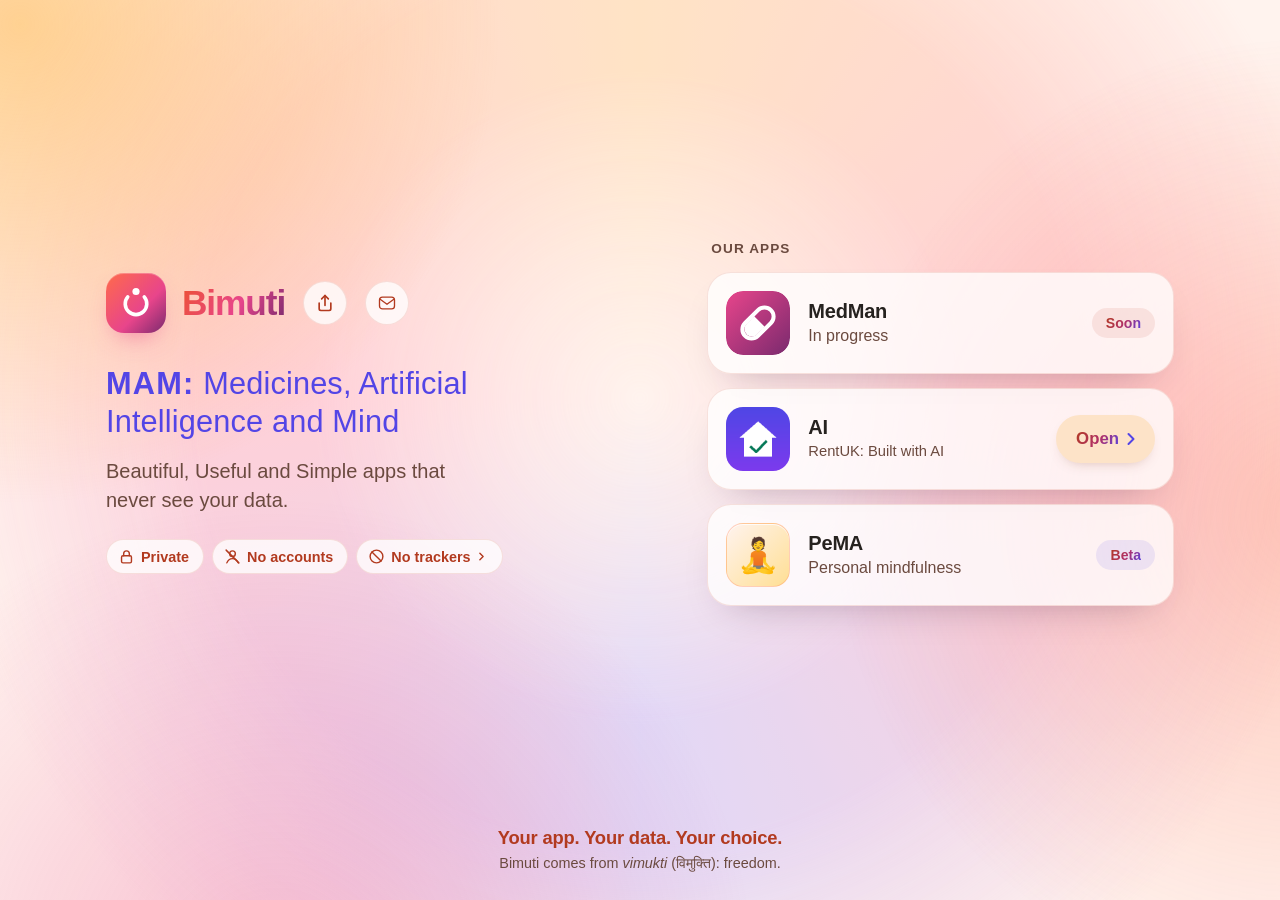
<file: site/index.html>
<!DOCTYPE html>
<html lang="en-GB">
<head>
    <meta charset="UTF-8">
    <!-- Only this site's own files load. No cookies, trackers or outside scripts or fonts. -->
    <meta http-equiv="Content-Security-Policy" content="default-src 'self'; script-src 'self'; style-src 'self'; img-src 'self'; object-src 'none'; base-uri 'none'; form-action 'none'">
    <meta name="color-scheme" content="light">
    <meta name="viewport" content="width=device-width, initial-scale=1.0, viewport-fit=cover">
    <title>Bimuti • Private apps for medicines, AI and mind</title>
    <meta name="description" content="Bimuti makes beautiful, useful and simple apps for medicines, AI and mind that never see your data. No accounts, no trackers, open source. Your app. Your data. Your choice.">
    <meta name="referrer" content="no-referrer">
    <meta name="author" content="द्रष्टा (Drasta)">
    <meta name="theme-color" content="#fff3ee">
    <link rel="canonical" href="https://bimuti.com/">
    <link rel="icon" href="logo.svg" type="image/svg+xml">
    <link rel="icon" href="favicon-32.png" sizes="32x32" type="image/png">
    <link rel="apple-touch-icon" href="apple-touch-icon.png">
    <link rel="manifest" href="manifest.webmanifest">
    <!-- Link preview when shared (WhatsApp, iMessage, social media) -->
    <meta property="og:type" content="website">
    <meta property="og:site_name" content="Bimuti">
    <meta property="og:locale" content="en_GB">
    <meta property="og:title" content="Bimuti: Medicines, Artificial Intelligence and Mind">
    <meta property="og:description" content="Beautiful, Useful and Simple apps that never see your data. No accounts. No trackers.">
    <meta property="og:url" content="https://bimuti.com/">
    <meta property="og:image" content="https://bimuti.com/share.png?v=2">
    <meta property="og:image:width" content="1200">
    <meta property="og:image:height" content="630">
    <meta property="og:image:alt" content="Bimuti logo with the words: MAM: Medicines, Artificial Intelligence and Mind">
    <meta name="twitter:card" content="summary_large_image">
    <meta name="twitter:title" content="Bimuti: Medicines, Artificial Intelligence and Mind">
    <meta name="twitter:description" content="Beautiful, Useful and Simple apps that never see your data. No accounts. No trackers.">
    <meta name="twitter:image" content="https://bimuti.com/share.png?v=2">
    <!-- Search engine summary (data only, never run as code) -->
    <script type="application/ld+json">{"@context":"https://schema.org","@graph":[{"@type":"WebSite","@id":"https://bimuti.com/#site","url":"https://bimuti.com/","name":"Bimuti","inLanguage":"en-GB","description":"Beautiful, useful and simple apps for medicines, AI and mind that never see your data.","slogan":"Your app. Your data. Your choice."},{"@type":"ItemList","name":"Bimuti apps","itemListElement":[{"@type":"ListItem","position":1,"item":{"@type":"SoftwareApplication","name":"RentUK","url":"https://rentuk.bimuti.com/","applicationCategory":"BusinessApplication","operatingSystem":"Web","description":"Property admin for UK landlords."}},{"@type":"ListItem","position":2,"item":{"@type":"SoftwareApplication","name":"PeMA","applicationCategory":"LifestyleApplication","operatingSystem":"Web","description":"Personal mindfulness. In beta."}},{"@type":"ListItem","position":3,"item":{"@type":"SoftwareApplication","name":"MedMan","applicationCategory":"HealthApplication","operatingSystem":"Web","description":"Medicines app. In progress."}}]}]}</script>
    <link rel="stylesheet" href="style.css?v=13">
    <script src="share.js" defer></script>
    <script src="pema-gate.js" defer></script>
    <script src="motion.js" defer></script>
</head>
<body>
    <div class="scene" aria-hidden="true">
        <div class="layer l1"><div class="silk"></div></div>
        <div class="layer l2 aurora"><i></i><i></i><i></i></div>
    </div>
    <main>
        <div class="hero">
            <header class="brand">
                <span class="mark" aria-hidden="true">
                    <svg viewBox="0 0 64 64"><path class="ring" d="M43.5 23.5a15 15 0 1 1-23 0"/><circle class="seed" cx="32" cy="16" r="5"/></svg>
                </span>
                <h1>Bimuti</h1>
                <button type="button" id="share" aria-label="Share Bimuti" hidden>
                    <svg class="i-share" viewBox="0 0 24 24" aria-hidden="true"><path d="M12 3v12"/><path d="M8 7l4-4 4 4"/><path d="M5 12v7a2 2 0 0 0 2 2h10a2 2 0 0 0 2-2v-7"/></svg><svg class="i-done" viewBox="0 0 24 24" aria-hidden="true"><path d="M5 12.5l4.5 4.5L19 7.5"/></svg>
                </button>
                <a class="contact" href="mailto:1kg3ga7e@anonaddy.me" aria-label="Email Bimuti" title="Email Bimuti"><svg viewBox="0 0 24 24" aria-hidden="true"><rect x="3" y="5" width="18" height="14" rx="3.5"/><path d="M3.8 7.5l8.2 6 8.2-6"/></svg></a>
            </header>

            <p class="lead"><span class="glow">MAM:</span> Medicines, Artificial Intelligence and Mind</p>
            <p class="sub">Beautiful, Useful and Simple apps that never see your data.</p>

            <a class="promise" href="privacy.html" aria-label="Our privacy promise: private, no accounts, no trackers. Read how it works.">
                <span><svg viewBox="0 0 24 24" aria-hidden="true"><rect x="5" y="11" width="14" height="10" rx="2"/><path d="M8 11V8a4 4 0 0 1 8 0v3"/></svg>Private</span>
                <span><svg viewBox="0 0 24 24" aria-hidden="true"><circle cx="12" cy="8" r="4"/><path d="M4 21c1.5-4 4.5-6 8-6s6.5 2 8 6"/><path d="M3 3l18 18"/></svg>No accounts</span>
                <span><svg viewBox="0 0 24 24" aria-hidden="true"><circle cx="12" cy="12" r="9"/><path d="M5.6 5.6l12.8 12.8"/></svg>No trackers<svg class="chev" viewBox="0 0 24 24" aria-hidden="true"><path d="M9 6l6 6-6 6"/></svg></span>
            </a>
        </div>

        <section class="apps" aria-labelledby="apps-title">
            <h2 id="apps-title" class="label">Our apps</h2>
            <div class="app soon" role="group" aria-label="MedMan: in progress. Coming soon.">
                <img src="apps/medman.svg" alt="" width="56" height="56">
                <span class="app-text"><b>MedMan</b><span>In progress</span></span>
                <span class="tag"><span class="gt">Soon</span></span>
            </div>
            <a class="app" href="https://rentuk.bimuti.com/" aria-label="Open AI: RentUK, UK landlord admin">
                <img src="apps/rentuk.png" alt="" width="56" height="56">
                <span class="app-text"><b>AI</b><span class="fit1">RentUK: Built with AI</span></span>
                <span class="go"><span class="gt">Open</span><svg viewBox="0 0 24 24" aria-hidden="true"><path d="M9 6l6 6-6 6"/></svg></span>
            </a>
            <button type="button" class="app beta" id="pema-open" aria-haspopup="dialog" aria-label="PeMA beta: personal mindfulness. Needs a beta code.">
                <span class="emoji-icon" aria-hidden="true">🧘</span>
                <span class="app-text"><b>PeMA</b><span>Personal mindfulness</span></span>
                <span class="tag beta-tag"><span class="gt">Beta</span></span>
            </button>
        </section>

        <footer>
            <p class="tagline">Your app. Your data. Your choice.</p>
            <p class="meaning">Bimuti comes from <i>vimukti</i> (<span lang="sa">विमुक्ति</span>): freedom.</p>
        </footer>
    </main>

    <dialog id="pema-gate" aria-labelledby="gate-title">
        <form id="gate-form" novalidate>
            <span class="emoji-icon" aria-hidden="true">🧘</span>
            <h2 id="gate-title">PeMA beta</h2>
            <p class="gate-help" id="gate-help">Enter today's 6-digit beta code.</p>
            <input id="gate-code" type="text" inputmode="numeric" pattern="[0-9]*" maxlength="6" autocomplete="off" spellcheck="false" aria-label="Beta code" aria-describedby="gate-help gate-msg">
            <p class="gate-msg" id="gate-msg" role="alert"></p>
            <div class="gate-actions">
                <button type="button" class="gate-cancel" id="gate-cancel">Cancel</button>
                <button type="submit" class="go gate-go"><span class="gt">Open PeMA</span><svg viewBox="0 0 24 24" aria-hidden="true"><path d="M9 6l6 6-6 6"/></svg></button>
            </div>
        </form>
    </dialog>
</body>
</html>
</file>
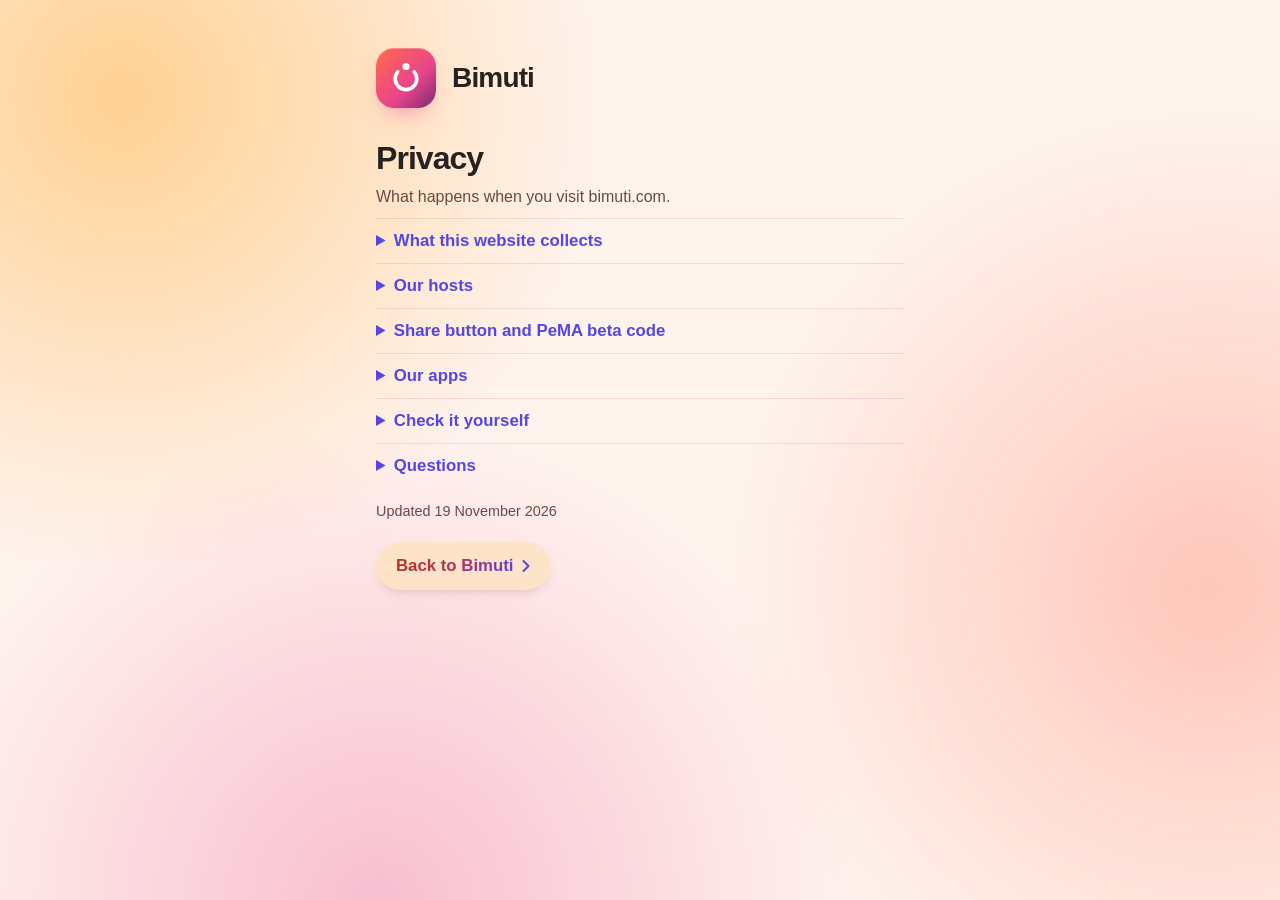
<file: site/privacy.html>
<!DOCTYPE html>
<html lang="en-GB">
<head>
    <meta charset="UTF-8">
    <meta http-equiv="Content-Security-Policy" content="default-src 'self'; script-src 'none'; style-src 'self'; img-src 'self'; object-src 'none'; base-uri 'none'; form-action 'none'">
    <meta name="color-scheme" content="light">
    <meta name="viewport" content="width=device-width, initial-scale=1.0, viewport-fit=cover">
    <meta name="referrer" content="no-referrer">
    <title>Privacy • Bimuti</title>
    <meta name="description" content="Bimuti's privacy promise in plain English: no cookies, no trackers, no accounts. Updated 19 November 2026.">
    <link rel="canonical" href="https://bimuti.com/privacy.html">
    <link rel="icon" href="logo.svg" type="image/svg+xml">
    <link rel="stylesheet" href="style.css?v=13">
</head>
<body>
    <div class="aurora" aria-hidden="true"><i></i><i></i><i></i></div>
    <main class="doc">
        <a class="brand" href="./" aria-label="Bimuti home">
            <span class="mark" aria-hidden="true"><svg viewBox="0 0 64 64"><path class="ring" d="M43.5 23.5a15 15 0 1 1-23 0"/><circle class="seed" cx="32" cy="16" r="5"/></svg></span>
            <span class="brand-name">Bimuti</span>
        </a>
        <h1>Privacy</h1>
        <p class="lead-in">What happens when you visit bimuti.com.</p>
        <details>
            <summary>What this website collects</summary>
            <p>Nothing. There are no cookies, no analytics, no trackers, no adverts and no accounts. The page loads only its own files: no outside scripts or fonts.</p>
        </details>
        <details>
            <summary>Our hosts</summary>
            <p>The website is hosted on GitHub Pages and delivered through Cloudflare, which secures the connection and protects the site. Like most web services, GitHub and Cloudflare may log visitors' IP addresses for security, and Cloudflare may receive reports if a page fails to load; see their own privacy statements. We do not receive or look at visitor logs.</p>
        </details>
        <details>
            <summary>Share button and PeMA beta code</summary>
            <p>The Share button uses your device's own share menu, or copies the link. The PeMA beta code is checked on your device; it is not sent or stored anywhere.</p>
        </details>
        <details>
            <summary>Our apps</summary>
            <p>Each app lives on its own address, for example rentuk.bimuti.com, so each app's data is kept separate on your device.</p>
        </details>
        <details>
            <summary>Check it yourself</summary>
            <p>The code is open source under the MIT licence: <a href="https://github.com/Drasta26/bimuti">github.com/Drasta26/bimuti</a>.</p>
        </details>
        <details>
            <summary>Questions</summary>
            <p>Email <a href="mailto:dwib6cf3@anonaddy.me">dwib6cf3@anonaddy.me</a>. It is a private forwarding address, so your message reaches us without exposing anyone's personal inbox.</p>
        </details>
        <p class="updated">Updated 19 November 2026</p>
        <a class="go home" href="./"><span class="gt">Back to Bimuti</span><svg viewBox="0 0 24 24" aria-hidden="true"><path d="M9 6l6 6-6 6"/></svg></a>
    </main>
</body>
</html>
</file>
<file: site/style.css>
/* Bimuti home page. One screen on phones, calm motion, no outside fonts. */
:root {
  /* PeMA "Sunrise" palette: coral, gold, magenta, plum. All text checked at WCAG AA. */
  --bg: #fff3ee;
  --glow-1: rgba(255, 181, 71, 0.45);
  --glow-2: rgba(232, 69, 139, 0.28);
  --card: rgba(255, 255, 255, 0.78);
  --card-hover: rgba(255, 255, 255, 0.94);
  --line: rgba(198, 63, 38, 0.14);
  --text: #26221f;
  --muted: #6b4a3f;
  --accent: #b23a1f;
  --teal: #b23a1f;
  --brand-solid: linear-gradient(135deg, #ff6b4a, #e8458b 60%, #7a2a6e);
  --button: linear-gradient(120deg, #c63f26, #b0306a);
  --tag-bg: rgba(198, 63, 38, 0.10);
  --headline: #5345e6; /* RentUK icon blue */
  --wordmark: linear-gradient(120deg, #ec5233, #e8458b 55%, #7a2a6e); /* logo colours */
  --beta: #5345e6;
  --beta-bg: rgba(83, 69, 230, 0.10);
  --btn-text: linear-gradient(120deg, #b23a1f, #b0306a 55%, #5345e6);
  --tag-text: linear-gradient(120deg, #b23a1f, #b0306a 55%, #5345e6);
  --shadow: 0 18px 40px -24px rgba(42, 16, 54, 0.35);
  --radius: 24px;
  --aur-1: rgba(255, 181, 71, 0.55);
  --aur-2: rgba(255, 107, 74, 0.32);
  --aur-3: rgba(232, 69, 139, 0.30);
  --shine: #7b6ff5;
  --card-light: rgba(255, 181, 71, 0.28);
  --silk-1: #ffd6a5; --silk-2: #ffb3c7; --silk-3: #c9c2ff; --silk-opacity: .55;
}
/* Always the light theme, whatever the phone or computer is set to (owner's choice). */

* { box-sizing: border-box; }
html { height: 100%; -webkit-text-size-adjust: 100%; }
body {
  min-height: 100%;
  margin: 0;
  font-family: ui-sans-serif, -apple-system, BlinkMacSystemFont, 'Segoe UI', Roboto, 'Helvetica Neue', Arial, sans-serif;
  color: var(--text);
  background: var(--bg);
  -webkit-font-smoothing: antialiased;
  overflow-x: hidden;
}
/* ---- Living scene: silk and light, moving slowly front and back ---- */
.scene, .aurora:not(.layer) { position: fixed; inset: 0; z-index: -1; pointer-events: none; overflow: hidden; }
.layer { position: absolute; inset: -8%; will-change: transform; transition: transform 1.2s cubic-bezier(.2, .7, .2, 1); }
.layer.l1 { transform: translate3d(calc(var(--px, 0) * 34px), calc(var(--py, 0) * 28px), 0); }
.layer.l2 { transform: translate3d(calc(var(--px, 0) * -90px), calc(var(--py, 0) * -70px), 0); }

/* Parallax: a slow, smooth "camera" glide. Every layer follows the same path at the same
   pace, but the far layer travels a little and the near layer travels further, so the eye
   reads depth. Same glide on every page. Movement only; colours unchanged. */
.layer, .aurora:not(.layer) { animation: camera 26s linear infinite, zoom 12s ease-in-out infinite alternate; }
.aurora:not(.layer) { overflow: visible; } /* no hard edge while it glides */
.layer.l1 { --amp: 12vmax; --zoom: 1.14; animation-duration: 38s, 15s; }
.layer.l2, .aurora:not(.layer) { --amp: 32vmax; --zoom: 1.4; }
/* Front and back: near layer swells towards you more than the far one */
@keyframes zoom { from { scale: 1; } to { scale: var(--zoom); } }
@keyframes camera {
  0%, 100% { translate: var(--amp) 0; }
  12.5%    { translate: calc(var(--amp) * .707) calc(var(--amp) * .42); }
  25%      { translate: 0 calc(var(--amp) * .6); }
  37.5%    { translate: calc(var(--amp) * -.707) calc(var(--amp) * .42); }
  50%      { translate: calc(var(--amp) * -1) 0; }
  62.5%    { translate: calc(var(--amp) * -.707) calc(var(--amp) * -.42); }
  75%      { translate: 0 calc(var(--amp) * -.6); }
  87.5%    { translate: calc(var(--amp) * .707) calc(var(--amp) * -.42); }
}

/* 1. Silk: one soft colour field turning very slowly */
.silk {
  position: absolute; left: 50%; top: 45%; width: 150vmax; height: 150vmax; margin: -75vmax 0 0 -75vmax;
  border-radius: 50%;
  background: conic-gradient(from 0deg, var(--silk-1), var(--silk-2), var(--silk-3), var(--silk-2), var(--silk-1));
  -webkit-mask-image: radial-gradient(closest-side, transparent 0, rgba(0,0,0,.35) 14%, #000 34%, #000 46%, transparent 74%); mask-image: radial-gradient(closest-side, transparent 0, rgba(0,0,0,.35) 14%, #000 34%, #000 46%, transparent 74%);
  opacity: var(--silk-opacity);
  animation: turn 48s linear infinite;
}
@keyframes turn { to { transform: rotate(360deg); } }

/* 2. Light orbs that come towards you and drift back */
.aurora i {
  position: absolute; width: 75vmax; height: 75vmax; border-radius: 50%;
  will-change: transform, opacity;
}
.aurora i:nth-child(1) { left: -28vmax; top: -30vmax; background: radial-gradient(closest-side, var(--aur-1), transparent); animation: depth-1 14s ease-in-out infinite; }
.aurora i:nth-child(2) { right: -32vmax; top: 12vh; background: radial-gradient(closest-side, var(--aur-2), transparent); animation: depth-2 18s ease-in-out infinite; }
.aurora i:nth-child(3) { left: -8vmax; bottom: -38vmax; background: radial-gradient(closest-side, var(--aur-3), transparent); animation: depth-3 22s ease-in-out infinite; }
@keyframes depth-1 { 0%, 100% { transform: translate3d(0, 0, 0) scale(.65); opacity: .75; } 50% { transform: translate3d(26vmax, 20vmax, 0) scale(1.55); opacity: 1; } }
@keyframes depth-2 { 0%, 100% { transform: translate3d(0, 0, 0) scale(1.5); opacity: 1; } 50% { transform: translate3d(-32vmax, 16vmax, 0) scale(.62); opacity: .7; } }
@keyframes depth-3 { 0%, 100% { transform: translate3d(0, 0, 0) scale(.68); opacity: .8; } 50% { transform: translate3d(24vmax, -30vmax, 0) scale(1.6); opacity: 1; } }


main {
  min-height: 100vh;
  min-height: 100dvh;
  max-width: 480px;
  margin: 0 auto;
  padding: calc(28px + env(safe-area-inset-top)) 20px calc(20px + env(safe-area-inset-bottom));
  display: flex;
  flex-direction: column;
  justify-content: space-between;
  gap: 24px;
}

/* ---- Brand and breathing logo ---- */
.brand { display: flex; align-items: center; gap: 14px; margin-bottom: 26px; }
/* Share sits right next to the name */
.brand h1 {
  margin: 0; font-size: 1.75rem; font-weight: 800; letter-spacing: -0.03em;
  background: var(--wordmark); -webkit-background-clip: text; background-clip: text; color: transparent;
}
.mark {
  width: 52px; height: 52px; border-radius: 16px; flex: none;
  display: grid; place-items: center;
  background: var(--brand-solid);
  box-shadow: 0 12px 26px -12px rgba(232, 69, 139, 0.7), inset 0 1px 0 rgba(255, 255, 255, 0.25);
}
.mark { position: relative; }
.mark::after {
  content: ''; position: absolute; inset: -5px; border-radius: 20px; pointer-events: none;
  box-shadow: 0 0 0 0 rgba(255, 124, 90, 0);
  animation: halo 10s ease-in-out infinite;
}
@keyframes halo {
  0%, 100% { box-shadow: 0 0 0 0 rgba(255, 124, 90, 0); }
  40% { box-shadow: 0 0 22px 6px rgba(255, 124, 90, 0.42); }
}
.mark svg { width: 40px; height: 40px; overflow: visible; }
.mark .ring { fill: none; stroke: #fff; stroke-width: 5; stroke-linecap: round; }
.mark .seed { fill: #fff; animation: breathe 10s ease-in-out infinite; transform-origin: 32px 16px; }
/* Breathe in for 4 seconds, out for 6: the seed rises free, then settles */
@keyframes breathe {
  0% { transform: translateY(0); }
  40% { transform: translateY(-5px) scale(1.12); }
  100% { transform: translateY(0); }
}

/* ---- Hero ---- */
.lead {
  margin: 0;
  /* Sleek and sharp: the device's own display fonts, nothing downloaded */
  font-family: 'Avenir Next', 'SF Pro Display', -apple-system, 'Segoe UI Variable Display', 'Segoe UI', Roboto, 'Helvetica Neue', sans-serif;
  font-size: clamp(1.08rem, 5.1vw, 1.4rem);
  line-height: 1.25;
  font-weight: 500;
  letter-spacing: 0.005em;
  color: var(--headline);
  text-wrap: balance;
}
.glow {
  font-weight: 700; letter-spacing: 0.04em;
  background: linear-gradient(100deg, var(--headline) 42%, var(--shine) 50%, var(--headline) 58%);
  background-size: 320% 100%; background-position: 100% 0;
  -webkit-background-clip: text; background-clip: text; color: transparent;
  animation: shine 10s ease-in-out 1.5s infinite;
}
@keyframes shine { 0%, 62% { background-position: 100% 0; } 100% { background-position: 0 0; } }
.sub { margin: 14px 0 22px; font-size: 1.08rem; line-height: 1.45; color: var(--muted); max-width: 30ch; }

.promise { margin: 0; padding: 0; display: flex; gap: 6px; flex-wrap: wrap; width: fit-content; text-decoration: none; border-radius: 16px; }
.promise:focus-visible { outline: 3px solid var(--accent); outline-offset: 3px; }
.promise:hover > span { background: var(--card-hover); }
.promise .chev { width: 13px; height: 13px; margin-left: -2px; stroke-width: 2.6; }
.promise > span {
  display: inline-flex; align-items: center; gap: 6px;
  padding: 6px 10px 6px 8px; border-radius: 999px;
  font-size: 0.8rem; font-weight: 700; color: var(--teal);
  background: var(--card); border: 1px solid var(--line);
}
.promise svg { width: 15px; height: 15px; fill: none; stroke: currentColor; stroke-width: 2; stroke-linecap: round; stroke-linejoin: round; }

/* ---- Apps ---- */
.apps { display: grid; grid-template-columns: minmax(0, 1fr); gap: 12px; }
.apps > * { min-width: 0; }
.label { margin: 0 0 2px 4px; font-size: 0.8rem; font-weight: 700; letter-spacing: 0.08em; text-transform: uppercase; color: var(--muted); }
.app {
  display: flex; align-items: center; gap: 14px;
  padding: 14px 14px 14px 14px; min-height: 86px;
  border-radius: var(--radius);
  background: var(--card); border: 1px solid var(--line);
  -webkit-backdrop-filter: blur(16px) saturate(1.2); backdrop-filter: blur(16px) saturate(1.2);
  box-shadow: var(--shadow);
  color: inherit; text-decoration: none;
  transition: transform 0.2s ease, background 0.2s ease;
}
button.app { width: 100%; font: inherit; text-align: left; cursor: pointer; }
a.app:hover, button.app:hover {
  background: radial-gradient(220px circle at var(--mx, 50%) var(--my, 50%), var(--card-light), transparent 70%), var(--card-hover);
  transform: translateY(-2px);
}
a.app:active, button.app:active { transform: scale(0.985); }
a.app:focus-visible, button.app:focus-visible, #share:focus-visible, .gate-cancel:focus-visible, .gate-go:focus-visible { outline: 3px solid var(--accent); outline-offset: 3px; }
.app img { border-radius: 15px; flex: none; }
/* PeMA's own meditation emoji, on a warm tile like PeMA's header */
.emoji-icon {
  flex: none; width: 56px; height: 56px; border-radius: 15px;
  display: grid; place-items: center; font-size: 30px; line-height: 1;
  background: linear-gradient(135deg, #fff3ee, #ffdf94);
  border: 1px solid rgba(255, 107, 74, 0.25);
  box-shadow: inset 0 1px 0 rgba(255, 255, 255, 0.8);
}
.tag.beta-tag { color: var(--beta); background: var(--beta-bg); }
.app-text { flex: 1; display: flex; flex-direction: column; gap: 3px; min-width: 0; }
.app-text b { font-size: 1.1rem; letter-spacing: -0.01em; }
.app-text span { color: var(--muted); font-size: 0.92rem; line-height: 1.3; white-space: nowrap; overflow: hidden; text-overflow: ellipsis; }
.go {
  flex: none; display: inline-flex; align-items: center; gap: 2px;
  min-height: 44px; padding: 0 12px 0 18px; border-radius: 999px;
  background: var(--button); color: #fff; font-weight: 800; font-size: 0.98rem;
  box-shadow: 0 8px 18px -8px rgba(201, 47, 114, 0.7);
}
.go svg { width: 20px; height: 20px; fill: none; stroke: currentColor; stroke-width: 2.4; stroke-linecap: round; stroke-linejoin: round; }
.tag { flex: none; font-size: 0.8rem; font-weight: 700; color: var(--muted); padding: 6px 12px; border-radius: 999px; background: var(--tag-bg); }

/* ---- Footer ---- */
footer { text-align: center; display: grid; gap: 6px; justify-items: center; }
.tagline { margin: 0; font-weight: 800; font-size: 1.05rem; color: var(--accent); letter-spacing: -0.01em; }
.meaning { margin: 0; color: var(--muted); font-size: 0.85rem; }
.doc a:focus-visible { outline: 3px solid var(--accent); outline-offset: 2px; border-radius: 4px; }

/* ---- Privacy page ---- */
.doc { display: block; max-width: 640px; }
.doc .brand { color: inherit; text-decoration: none; }
.doc h1 { font-size: 2rem; letter-spacing: -0.03em; margin: 8px 0 8px; }
.doc details { border-top: 1px solid var(--line); }
.doc summary { cursor: pointer; padding: 12px 0; font-weight: 700; font-size: 1.05rem; color: var(--headline); min-height: 44px; box-sizing: border-box; }
.doc summary:focus-visible { outline: 3px solid var(--accent); outline-offset: 2px; border-radius: 4px; }
.doc details p { margin: 0 0 12px; }
.doc p { margin: 0 0 8px; line-height: 1.55; color: var(--text); }
.doc .lead-in, .doc .updated { color: var(--muted); }
.doc .updated { margin-top: 12px; font-size: 0.9rem; }
.doc a:not(.brand):not(.go) { color: var(--headline); font-weight: 600; }
.doc .go.home { margin: 12px 0 8px; display: inline-flex; }
@media (max-height: 600px) {
  .doc summary { padding: 9px 0; min-height: 40px; }
  .doc h1 { margin: 4px 0; }
  .doc .updated { margin-top: 6px; }
}
#share {
  margin-left: 2px; flex: none;
  display: inline-grid; place-items: center;
  width: 44px; height: 44px; padding: 0; border-radius: 999px;
  color: var(--accent);
  background: var(--card); border: 1px solid var(--line); cursor: pointer;
}
#share[hidden] { display: none; }
.contact {
  margin-left: 2px; flex: none; display: inline-grid; place-items: center;
  width: 44px; height: 44px; padding: 0; border-radius: 999px;
  color: var(--accent); background: var(--card); border: 1px solid var(--line);
  transition: box-shadow .3s, transform .3s;
}
.contact:hover { box-shadow: 0 0 0 4px var(--tag-bg), 0 8px 20px -10px var(--accent); transform: translateY(-1px); }
.contact svg { width: 20px; height: 20px; fill: none; stroke: currentColor; stroke-width: 1.6; stroke-linecap: round; stroke-linejoin: round; }
.contact:focus-visible { outline: 3px solid var(--accent); outline-offset: 3px; }
#share .i-done, #share.copied .i-share { display: none; }
#share.copied .i-done { display: block; }
#share svg { width: 20px; height: 20px; fill: none; stroke: currentColor; stroke-width: 2; stroke-linecap: round; stroke-linejoin: round; }

/* ---- PeMA beta code ---- */
#pema-gate {
  width: min(340px, calc(100vw - 32px)); padding: 0; border: 1px solid var(--line); border-radius: var(--radius);
  background: var(--bg); color: var(--text); box-shadow: 0 30px 60px -20px rgba(42, 16, 54, 0.5);
}
#pema-gate::backdrop { background: rgba(42, 16, 54, 0.45); -webkit-backdrop-filter: blur(4px); backdrop-filter: blur(4px); }
#gate-form { display: grid; justify-items: center; gap: 10px; padding: 22px 20px 20px; text-align: center; }
#gate-form h2 { margin: 2px 0 0; font-size: 1.3rem; letter-spacing: -0.01em; }
.gate-help { margin: 0; color: var(--muted); font-size: 0.95rem; }
#gate-code {
  width: 100%; max-width: 220px; height: 52px; border-radius: 14px; text-align: center;
  font: inherit; font-size: 1.6rem; font-weight: 700; letter-spacing: 0.3em; text-indent: 0.3em;
  color: var(--text); background: var(--card); border: 2px solid var(--line);
}
#gate-code:focus { outline: none; border-color: var(--headline); }
#gate-code[aria-invalid="true"] { border-color: #c63f26; }
.gate-msg { margin: 0; min-height: 1.2em; font-size: 0.9rem; font-weight: 600; color: var(--accent); }
.gate-actions { display: flex; gap: 10px; width: 100%; }
.gate-actions > * { flex: 1; justify-content: center; }
.gate-cancel {
  min-height: 44px; border-radius: 999px; font: inherit; font-weight: 700; cursor: pointer;
  color: var(--muted); background: var(--tag-bg); border: 0;
}
.gate-go { border: 0; font-family: inherit; cursor: pointer; padding: 0 10px 0 16px; }
.gate-actions > .gate-cancel { flex: 0 1 auto; padding: 0 18px; }
.gate-go { white-space: nowrap; }

/* ---- Gentle entrance ---- */
.hero, .apps, footer { animation: rise 0.7s cubic-bezier(.2, .7, .2, 1) both; }
.apps { animation-delay: 0.08s; }
footer { animation-delay: 0.16s; }
@keyframes rise { from { opacity: 0; transform: translateY(10px); } }

/* ---- Large screens: hero on the left, apps on the right ---- */
@media (min-width: 900px) {
  main {
    max-width: 1180px;
    display: grid;
    grid-template-columns: 1.1fr 1fr;
    grid-template-rows: 1fr auto;
    column-gap: 88px; row-gap: 28px;
    align-items: center;
    padding: 48px 56px 28px;
  }
  .brand { margin-bottom: 32px; gap: 16px; }
  .mark { width: 60px; height: 60px; border-radius: 18px; }
  .mark svg { width: 46px; height: 46px; }
  .brand h1 { font-size: 2.2rem; }
  .lead { font-size: clamp(1.8rem, 2.4vw, 2.3rem); }
  .sub { font-size: 1.25rem; margin: 16px 0 24px; max-width: 34ch; }
  .promise { gap: 8px; }
  .promise > span { font-size: 0.9rem; padding: 8px 14px 8px 11px; }
  .promise svg { width: 17px; height: 17px; }
  .apps { gap: 14px; }
  .label { font-size: 0.85rem; }
  .app { min-height: 100px; padding: 18px; gap: 18px; }
  .app img, .app .emoji-icon { width: 64px; height: 64px; border-radius: 17px; }
  .app .emoji-icon { font-size: 34px; }
  .app-text b { font-size: 1.25rem; }
  .app-text span { font-size: 1rem; }
  .go { min-height: 48px; font-size: 1.05rem; padding: 0 14px 0 20px; }
  .tag { font-size: 0.88rem; padding: 7px 14px; }
  footer { grid-column: 1 / -1; }
  .tagline { font-size: 1.15rem; }
  .meaning { font-size: 0.9rem; }
}
/* Short laptop screens: keep everything on one screen */
@media (min-width: 900px) and (max-height: 760px) {
  main { padding-top: 28px; padding-bottom: 20px; row-gap: 16px; }
  .brand { margin-bottom: 22px; }
  .app { min-height: 84px; padding: 14px 16px; }
  .app img, .app .emoji-icon { width: 56px; height: 56px; }
}

/* Short phones: tighten spacing so everything stays on one screen */
@media (max-height: 700px) and (max-width: 899px) {
  main { padding-top: calc(18px + env(safe-area-inset-top)); gap: 16px; }
  .brand { margin-bottom: 16px; }
  .sub { margin: 10px 0 16px; }
  .app { min-height: 78px; padding: 10px 12px; }
  .apps { gap: 8px; }
  .app-text { gap: 1px; }
  .app-text span { font-size: 0.86rem; line-height: 1.25; }
}

/* Small phones (iPhone SE first generation and similar): compact but complete */
@media (max-width: 360px) {
  main { padding-left: 16px; padding-right: 16px; }
  .brand { margin-bottom: 14px; }
  .brand h1 { font-size: 1.5rem; }
  .mark { width: 44px; height: 44px; border-radius: 14px; }
  .mark svg { width: 34px; height: 34px; }
  .lead { font-size: 1.04rem; }
  .sub { font-size: 1rem; margin: 8px 0 14px; }
  .promise > span { font-size: 0.75rem; padding: 5px 8px 5px 7px; gap: 4px; }
  .promise svg { width: 13px; height: 13px; }
  .label { position: absolute; width: 1px; height: 1px; overflow: hidden; clip-path: inset(50%); white-space: nowrap; }
  .app { gap: 12px; padding: 10px 12px; min-height: 72px; }
  .app img, .app .emoji-icon { width: 48px; height: 48px; border-radius: 13px; font-size: 26px; }
  .app-text b { font-size: 1.02rem; }
  .app-text span { font-size: 0.85rem; }
  .go { padding: 0 8px 0 12px; font-size: 0.92rem; }
}
@media (max-width: 360px) and (max-height: 600px) {
  main { gap: 12px; }
  .meaning { display: none; }
  .apps { gap: 8px; }
  .app { min-height: 64px; padding: 8px 12px; }
  .app img, .app .emoji-icon { width: 44px; height: 44px; border-radius: 12px; font-size: 24px; }
  .app-text span { font-size: 0.8rem; }
  main { gap: 8px; padding-bottom: calc(12px + env(safe-area-inset-bottom)); }
  footer { gap: 0; }
}

@media (prefers-reduced-motion: reduce) {
  *, *::before, *::after { animation: none !important; transition: none !important; }
  .layer { transition: none; transform: none !important; }
  .layer, .aurora { translate: none !important; }
}

/* ---- Page not found ---- */
.lost { justify-content: center; }
.lost .brand { color: inherit; text-decoration: none; }
.brand-name { font-size: 1.75rem; font-weight: 800; letter-spacing: -0.03em; }
.go.home { margin-top: 8px; text-decoration: none; width: fit-content; }

/* All buttons: very light orange pill. Button and tag words use a gradient of colours already
   on the page (accent red-orange, button magenta, headline blue), each checked for contrast. */
.go { background: #fde3c8; box-shadow: 0 6px 14px -8px rgba(122, 52, 16, 0.35); }
.go svg { stroke: #5345e6; }
.gt { background: var(--tag-text); -webkit-background-clip: text; background-clip: text;
  color: transparent; -webkit-text-fill-color: transparent; }
.go .gt { background-image: var(--btn-text); }

/* "RentUK: Built with AI" must stay on one line beside the Open button on every phone */
.app-text .fit1 { font-size: clamp(0.68rem, 3.4vw, 0.92rem); }
</file>
